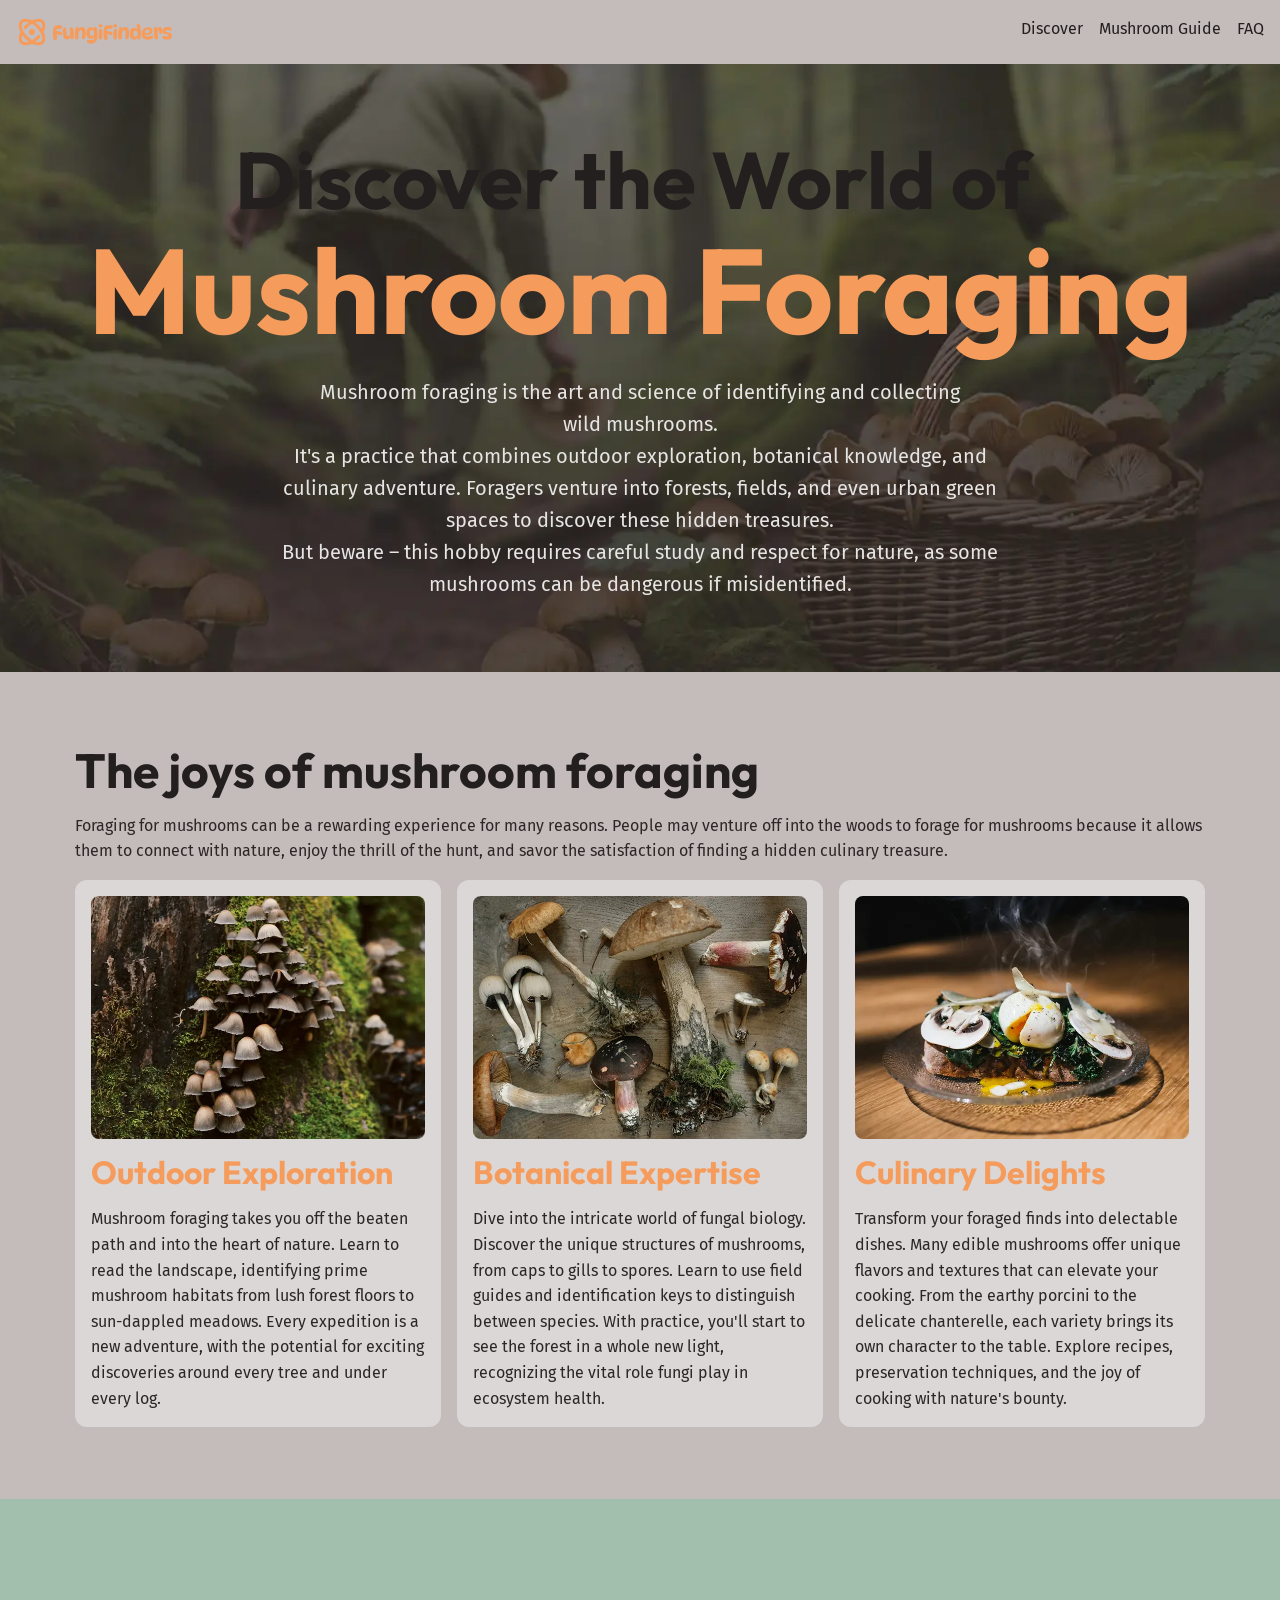
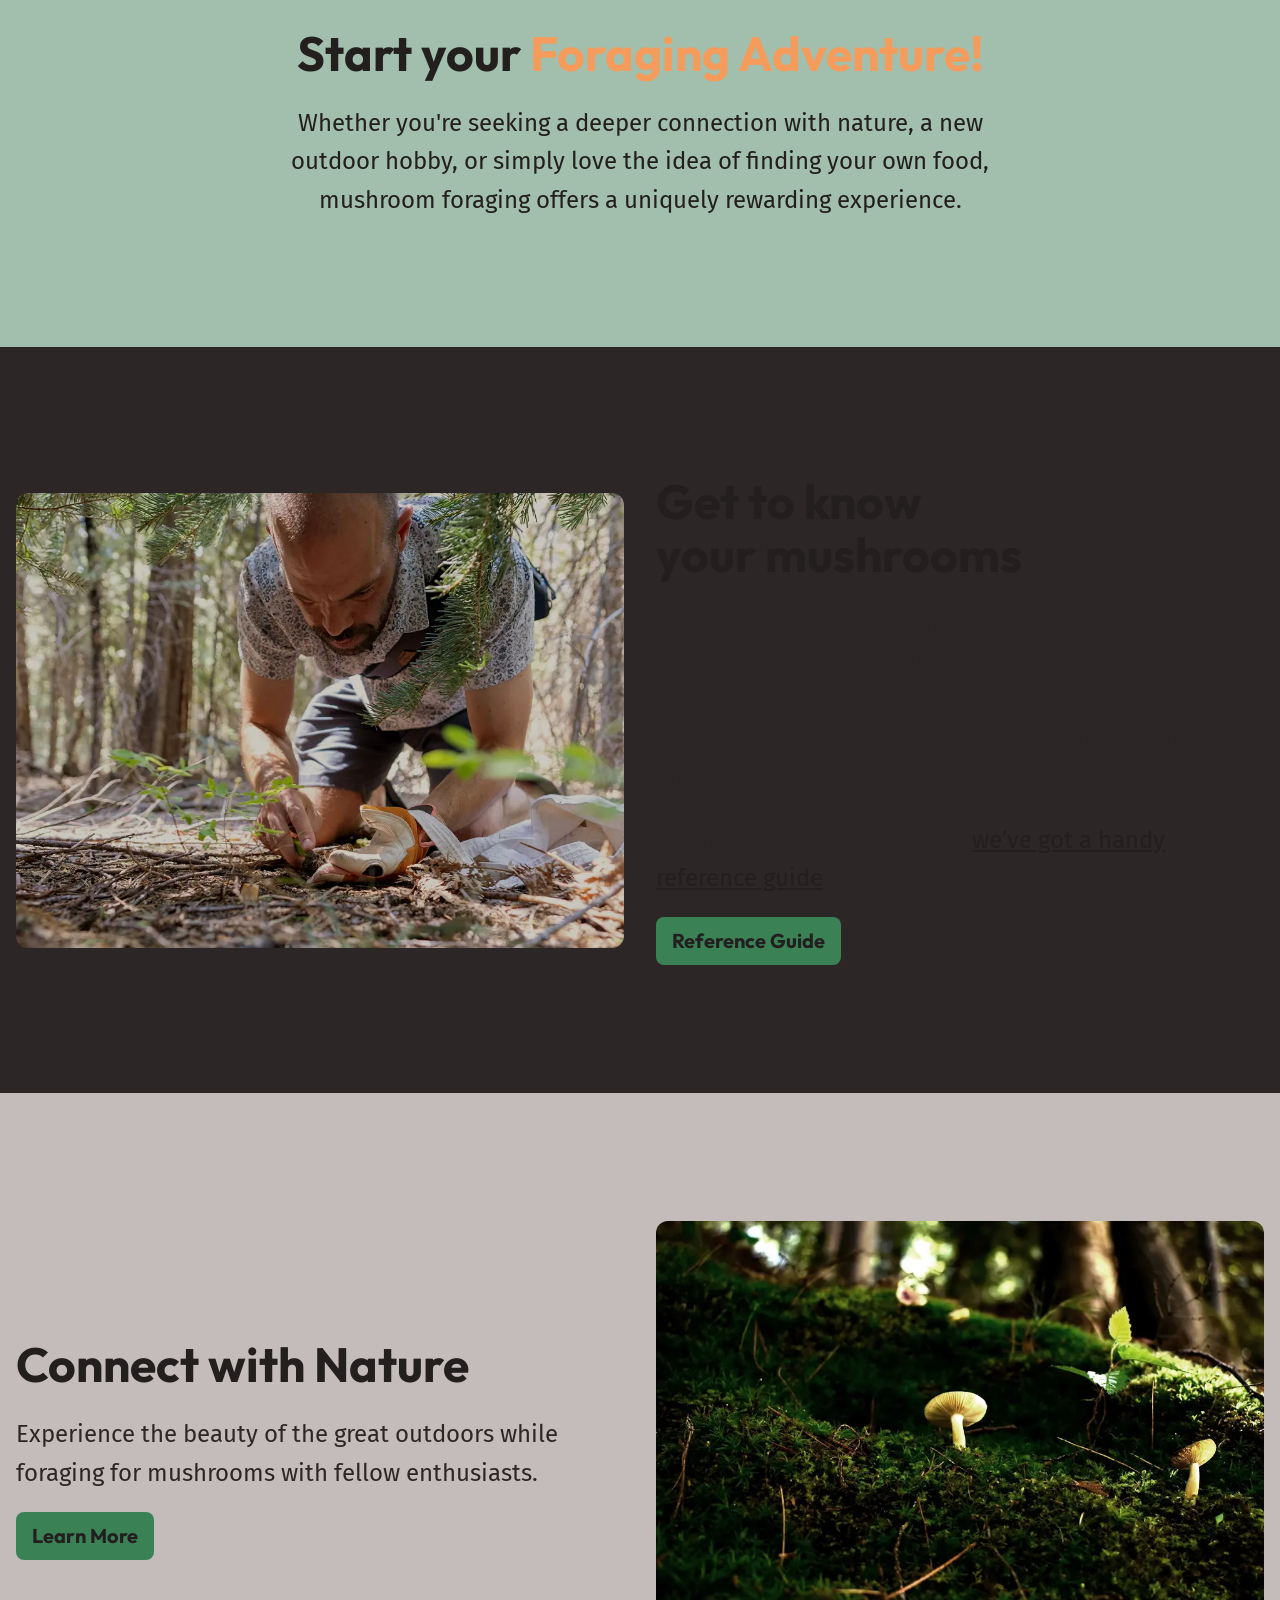
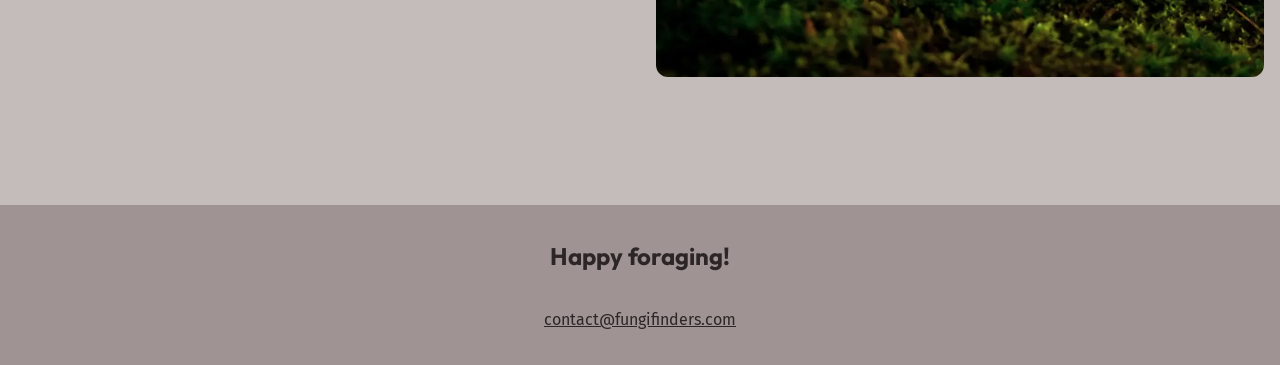
<file: index.html>
<!doctype html>
<html lang="en">
  <head>
    <meta charset="UTF-8" />
    <meta name="viewport" content="width=device-width, initial-scale=1" />
    <title>Fungi Finders</title>
    <link href="/css/style.css" rel="stylesheet" />
    <script src="/main.js" defer></script>
  </head>
  <body>
    <a class="skip-to-main" href="#main">Skip to main</a>
    <header class="site-header">
      <div class="wrapper" data-width="wide">
        <div class="site-header__layout">
          <img src="/assets/fungi-finders.svg" alt="Fungi Finders" />
          <button aria-controls="primary-nav" aria-expanded="false">
            <span class="sr-only">Menu</span>
            <img src="/assets/hamburger.svg" alt="Open menu" rounded="false" />
          </button>
          <nav id="primary-nav" class="primary-navigation">
            <ul role="list">
              <li><a href="/">Discover</a></li>
              <li><a href="/mushroom-guide.html">Mushroom Guide</a></li>
              <li><a href="/mushroom-guide.html#faq">FAQ</a></li>
            </ul>
          </nav>
        </div>
      </div>
    </header>
    <main id="main">
      <section class="hero flow section" data-padding="compact">
        <div class="wrapper">
          <h1 class="hero__title">
            Discover the World of <span>Mushroom Foraging</span>
          </h1>
        </div>
        <div class="wrapper" data-width="narrow">
          <p>
            Mushroom foraging is the art and science of identifying and
            collecting wild mushrooms.
          </p>
          <p>
            It's a practice that combines outdoor exploration, botanical
            knowledge, and culinary adventure. Foragers venture into forests,
            fields, and even urban green spaces to discover these hidden
            treasures.
          </p>
          <p>
            But beware – this hobby requires careful study and respect for
            nature, as some mushrooms can be dangerous if misidentified.
          </p>
        </div>
      </section>
      <section class="joys-of-foraging section" data-padding="compact">
        <div class="wrapper flow">
          <h2 class="section-title">The joys of mushroom foraging</h2>
          <p>
            Foraging for mushrooms can be a rewarding experience for many
            reasons. People may venture off into the woods to forage for
            mushrooms because it allows them to connect with nature, enjoy the
            thrill of the hunt, and savor the satisfaction of finding a hidden
            culinary treasure.
          </p>
          <div class="equal-columns">
            <!-- three columns -->
            <div class="card">
              <img
                src="/assets/outdoor-exploration.webp"
                alt="A cluster of small grey-brown ink cap mushrooms growing on a moss-covered tree trunk"
              />
              <h3 class="card__title">Outdoor Exploration</h3>
              <p>
                Mushroom foraging takes you off the beaten path and into the
                heart of nature. Learn to read the landscape, identifying prime
                mushroom habitats from lush forest floors to sun-dappled
                meadows. Every expedition is a new adventure, with the potential
                for exciting discoveries around every tree and under every log.
              </p>
            </div>
            <div class="card">
              <img
                src="/assets/botanical-expertise.webp"
                alt="A flat lay of various foraged mushroom species of different shapes, sizes, and colours arranged on a wooden surface"
              />
              <h3 class="card__title">Botanical Expertise</h3>
              <p>
                Dive into the intricate world of fungal biology. Discover the
                unique structures of mushrooms, from caps to gills to spores.
                Learn to use field guides and identification keys to distinguish
                between species. With practice, you'll start to see the forest
                in a whole new light, recognizing the vital role fungi play in
                ecosystem health.
              </p>
            </div>
            <div class="card">
              <img
                src="/assets/culinary-delight.webp"
                alt="A steaming gourmet dish of sliced mushrooms, sautéed greens, and a poached egg on toast, served on a glass plate"
              />
              <h3 class="card__title">Culinary Delights</h3>
              <p>
                Transform your foraged finds into delectable dishes. Many edible
                mushrooms offer unique flavors and textures that can elevate
                your cooking. From the earthy porcini to the delicate
                chanterelle, each variety brings its own character to the table.
                Explore recipes, preservation techniques, and the joy of cooking
                with nature's bounty.
              </p>
            </div>
          </div>
        </div>
      </section>
      <section class="section bg-accent-dark">
        <div class="wrapper" data-width="narrow">
          <div class="flow fs-lg text-high-contrast text-centered">
            <h2 class="section-title">
              Start your <span class="text-brand">Foraging Adventure!</span>
            </h2>
            <p>
              Whether you're seeking a deeper connection with nature, a new
              outdoor hobby, or simply love the idea of finding your own food,
              mushroom foraging offers a uniquely rewarding experience.
            </p>
          </div>
        </div>
      </section>
      <section class="section bg-extra-dark">
        <!-- two columns -->
        <div class="wrapper" data-width="wide">
          <div class="equal-columns" data-gap="large" data-alignment="centered">
            <div>
              <img
                src="/assets/get-to-know.webp"
                alt="A man kneeling on a forest floor, closely examining fungi in the soil beneath pine trees, with a foraging bag beside him"
              />
            </div>
            <div class="flow fs-lg">
              <h2 class="section-title">Get to know your mushrooms</h2>
              <p>
                Successful and safe mushroom foraging begins with a deep
                understanding of the species you'll encounter in the wild - not
                just what the edible ones look like, but their toxic
                look-alikes, seasonal patterns, and preferred habitats.
              </p>
              <p>
                It can feel like a big task, but
                <a href="#">we’ve got a handy reference guide</a> to help you
                out!
              </p>
              <a href="#" class="button">
                <span class="sr-only">
                  Learn more about wild mushrooms using our handy
                </span>
                Reference Guide
              </a>
            </div>
          </div>
        </div>
      </section>
      <section class="connect-with-nature section">
        <div class="wrapper" data-width="wide">
          <div class="equal-columns" data-gap="large" data-alignment="centered">
            <div class="flow fs-lg">
              <h2 class="section-title">Connect with Nature</h2>
              <p>
                Experience the beauty of the great outdoors while foraging for
                mushrooms with fellow enthusiasts.
              </p>
              <a href="#" class="button">
                Learn More
                <span class="sr-only">
                  about the different types of mushrooms using our handy
                  mushroom guide.</span
                >
              </a>
            </div>
            <div>
              <img
                src="/assets/nature.webp"
                alt="Two pale yellow mushrooms growing from a lush, dark moss-covered forest floor with tree trunks in the background"
              />
            </div>
          </div>
        </div>
      </section>
    </main>
    <footer class="site-footer">
      <p class="site-footer__title">Happy foraging!</p>
      <a href="mailto:contact@fungifinders.com">contact@fungifinders.com</a>
    </footer>
  </body>
</html>
</file>
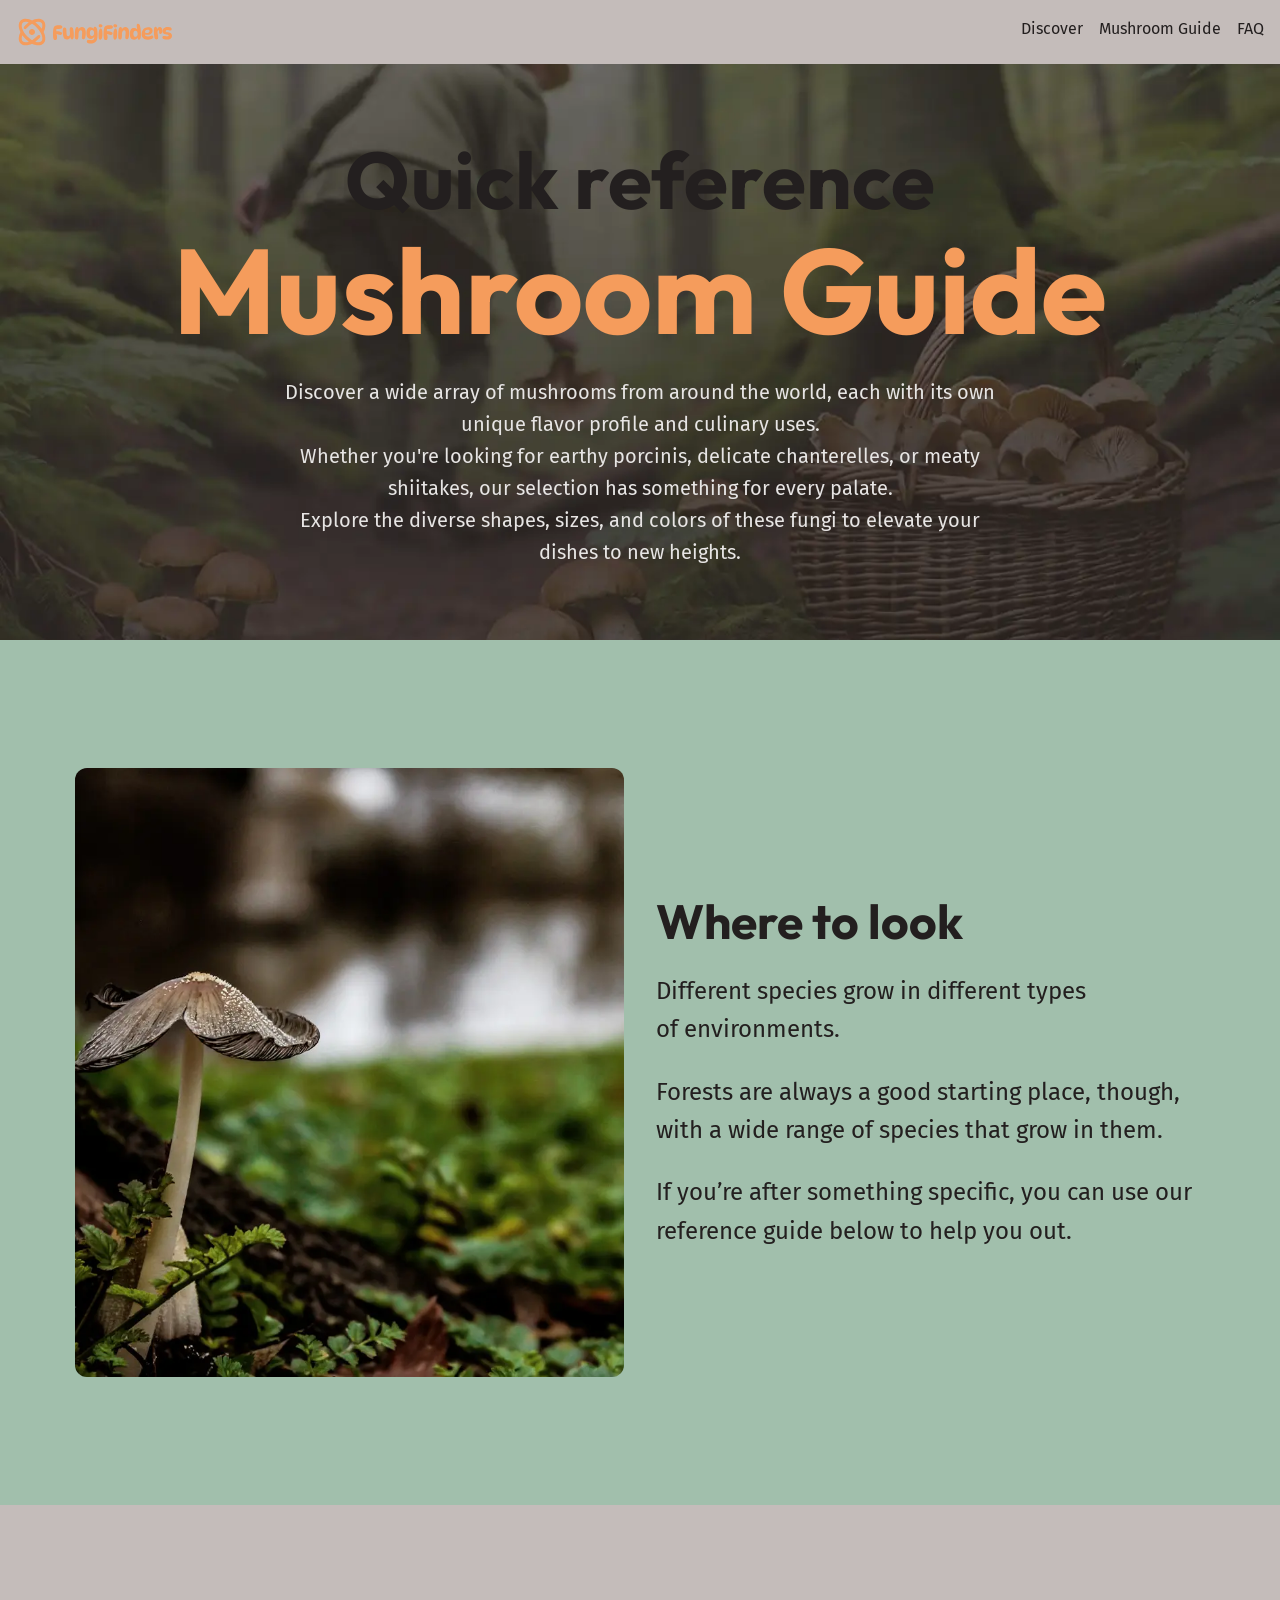
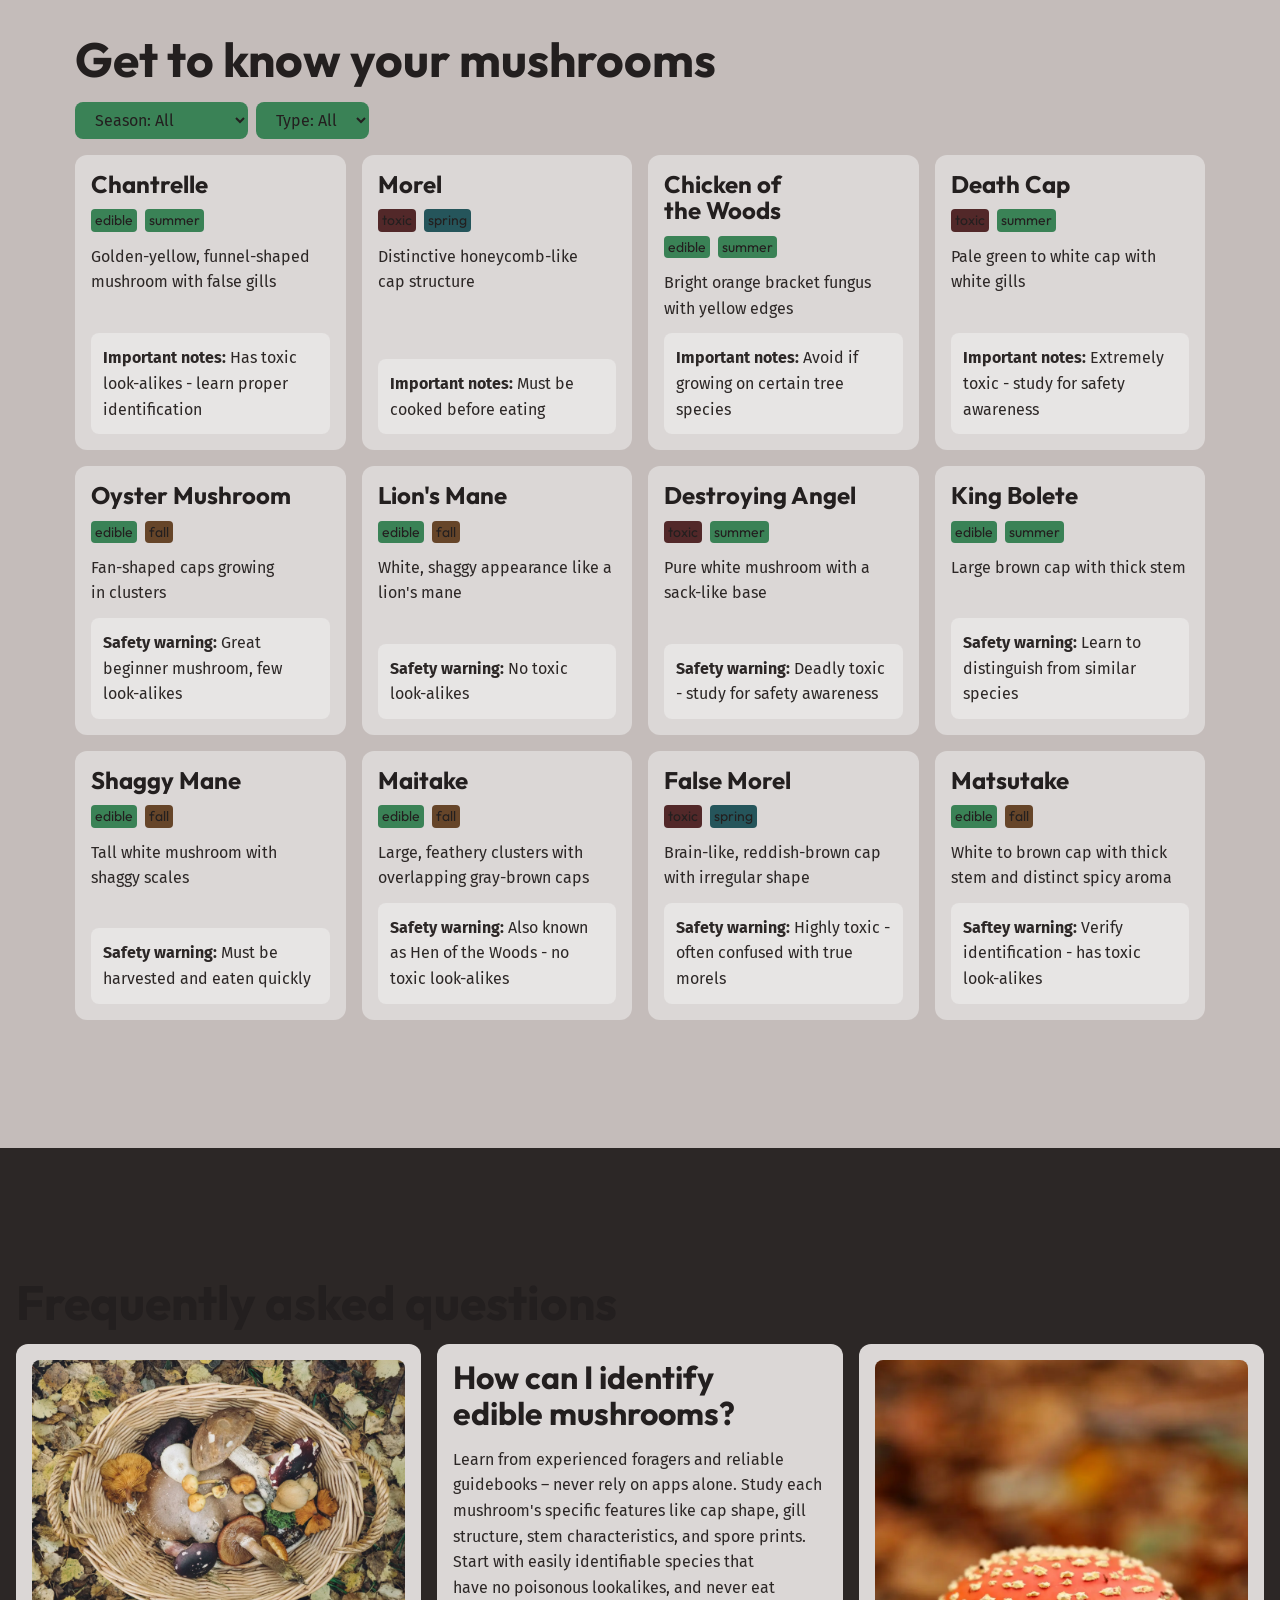
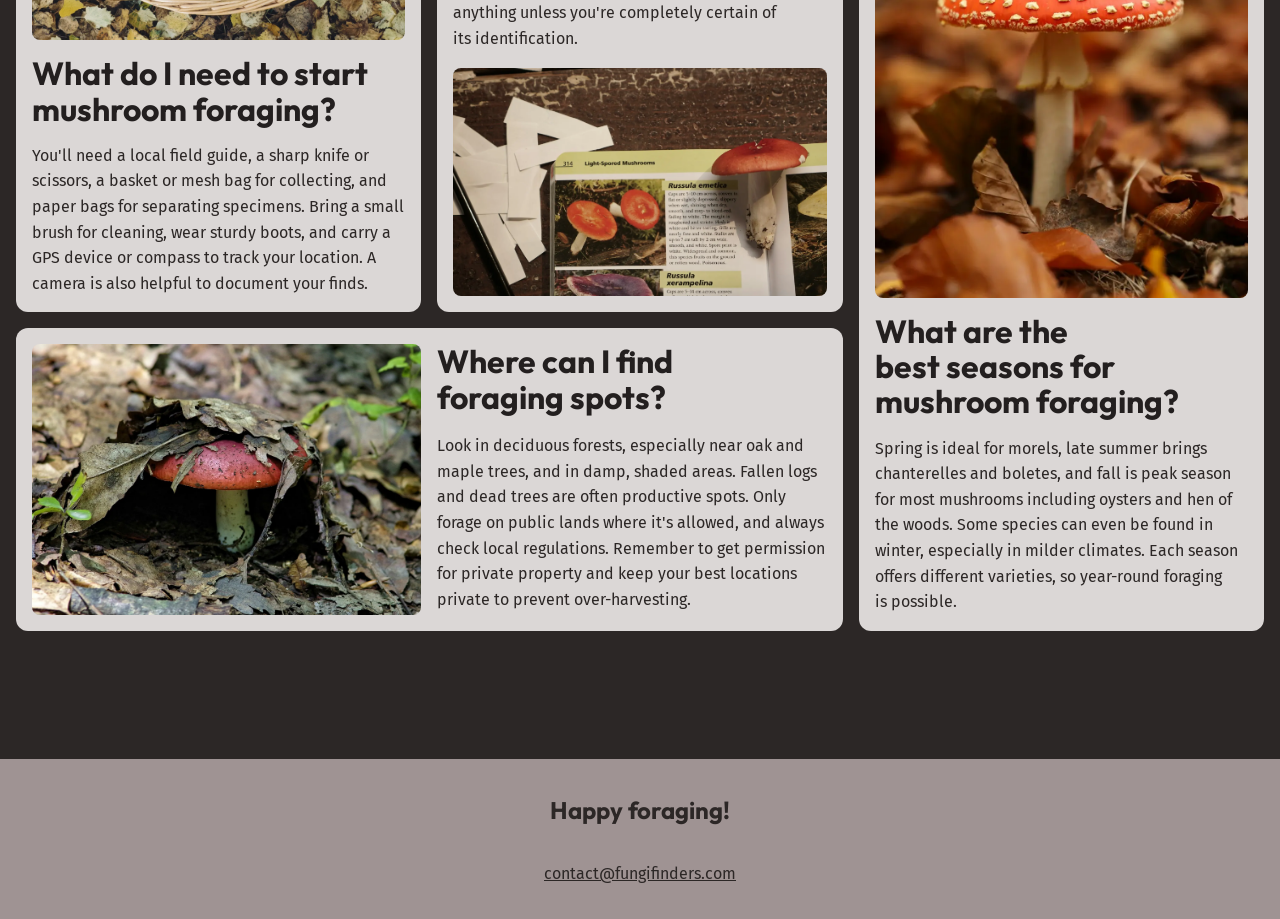
<file: mushroom-guide.html>
<!doctype html>
<html lang="en">
  <head>
    <meta charset="UTF-8" />
    <meta name="viewport" content="width=device-width, initial-scale=1" />
    <title>Fungi Finders</title>
    <link href="/css/style.css" rel="stylesheet" />
    <script src="/main.js" defer></script>
    <script src="/mushroom-filter.js" defer></script>
  </head>
  <body>
    <a class="skip-to-main" href="#main">Skip to main</a>
    <header class="site-header">
      <div class="wrapper" data-width="wide">
        <div class="site-header__layout">
          <a href="/">
            <img src="/assets/fungi-finders.svg" alt="Fungi Finders" />
          </a>
          <button aria-controls="primary-nav" aria-expanded="false">
            <span class="sr-only">Menu</span>
            <img src="/assets/hamburger.svg" alt="Open menu" rounded="false" />
          </button>
          <nav id="primary-nav" class="primary-navigation">
            <ul role="list">
              <li><a href="/">Discover</a></li>
              <li><a href="/mushroom-guide.html">Mushroom Guide</a></li>
              <li><a href="/mushroom-guide.html#faq">FAQ</a></li>
            </ul>
          </nav>
        </div>
      </div>
    </header>
    <main id="main">
      <section class="hero flow section" data-padding="compact">
        <div class="wrapper">
          <h1 class="hero__title">
            Quick reference <span>Mushroom Guide</span>
          </h1>
        </div>
        <div class="wrapper" data-width="narrow">
          <p>
            Discover a wide array of mushrooms from around the world, each with
            its own unique flavor profile and culinary uses.
          </p>
          <p>
            Whether you're looking for earthy porcinis, delicate chanterelles,
            or meaty shiitakes, our selection has something for every palate.
          </p>
          <p>
            Explore the diverse shapes, sizes, and colors of these fungi to
            elevate your dishes to new heights.
          </p>
        </div>
      </section>
    </main>
    <section class="section bg-accent-dark">
      <div class="wrapper">
        <div class="equal-columns" data-alignment="centered" data-gap="large">
          <div>
            <img
              src="/assets/where-to-look.webp"
              alt="A mushroom near a tree surrounded by low moss"
            />
          </div>
          <div class="flow fs-lg text-high-contrast">
            <h2 class="section-title">Where to look</h2>
            <p>Different species grow in different types of environments.</p>
            <p>
              Forests are always a good starting place, though, with a wide
              range of species that grow in them.
            </p>
            <p>
              If you’re after something specific, you can use our reference
              guide below to help you out.
            </p>
          </div>
        </div>
      </div>
    </section>

    <section class="mushroom-guide section">
      <div class="wrapper">
        <div class="flow">
          <h2 class="section-title">Get to know your mushrooms</h2>
          <div class="flex-group">
            <select id="season" name="season" hidden>
              <option value="all">Season: All</option>
              <option value="spring">Season: Spring</option>
              <option value="summer">Season: Summer</option>
              <option value="fall">Season: Fall</option>
            </select>
            <select id="edible" name="edible" hidden>
              <option value="all">Type: All</option>
              <option value="edible">Edible</option>
              <option value="toxic">Toxic</option>
            </select>
          </div>

          <!-- grid of mushrooms -->
          <div class="grid-auto-fit">
            <div class="card">
              <h3 class="card__title">Chantrelle</h3>
              <ul
                class="tag-list"
                role="list"
                aria-label="Mushroom Characteristics"
              >
                <li data-edible="edible">
                  <span class="sr-only">This mushroom is </span>
                  edible
                </li>
                <li data-season="summer">
                  <span class="sr-only">
                    Best season to harvest this mushroom is
                  </span>
                  summer
                </li>
              </ul>
              <p>Golden-yellow, funnel-shaped mushroom with false gills</p>
              <div class="card__note">
                <strong>Important notes: </strong>
                Has toxic look-alikes - learn proper identification
              </div>
            </div>

            <div class="card">
              <h3 class="card__title">Morel</h3>
              <ul
                class="tag-list"
                role="list"
                aria-label="Mushroom Characteristics"
              >
                <li data-edible="toxic">
                  <span class="sr-only">This mushroom is </span>
                  toxic
                </li>
                <li data-season="spring">
                  <span class="sr-only">
                    Best season to harvest this mushroom is
                  </span>
                  spring
                </li>
              </ul>
              <p>Distinctive honeycomb-like cap structure</p>
              <div class="card__note">
                <strong>Important notes: </strong>
                Must be cooked before eating
              </div>
            </div>

            <div class="card">
              <h3 class="card__title">Chicken of the Woods</h3>
              <ul
                class="tag-list"
                role="list"
                aria-label="Mushroom Characteristics"
              >
                <li data-edible="edible">
                  <span class="sr-only">This mushroom is </span>
                  edible
                </li>
                <li data-season="summer">
                  <span class="sr-only">
                    Best season to harvest this mushroom is
                  </span>
                  summer
                </li>
              </ul>
              <p>Bright orange bracket fungus with yellow edges</p>
              <div class="card__note">
                <strong>Important notes: </strong>
                Avoid if growing on certain tree species
              </div>
            </div>

            <div class="card">
              <h3 class="card__title">Death Cap</h3>
              <ul
                class="tag-list"
                role="list"
                aria-label="Mushroom Characteristics"
              >
                <li data-edible="toxic">
                  <span class="sr-only">This mushroom is </span>
                  toxic
                </li>
                <li data-season="summer">
                  <span class="sr-only">
                    Best season to harvest this mushroom is
                  </span>
                  summer
                </li>
              </ul>
              <p>Pale green to white cap with white gills</p>
              <div class="card__note">
                <strong>Important notes: </strong>
                Extremely toxic - study for safety awareness
              </div>
            </div>

            <div class="card">
              <h3 class="card__title">Oyster Mushroom</h3>
              <ul
                class="tag-list"
                role="list"
                aria-label="Mushroom Characteristics"
              >
                <li data-edible="edible">
                  <span class="sr-only">This mushroom is </span>
                  edible
                </li>
                <li data-season="fall">
                  <span class="sr-only">
                    Best season to harvest this mushroom is
                  </span>
                  fall
                </li>
              </ul>
              <p>Fan-shaped caps growing in clusters</p>
              <div class="card__note">
                <strong>Safety warning: </strong>
                Great beginner mushroom, few look-alikes
              </div>
            </div>

            <div class="card">
              <h3 class="card__title">Lion's Mane</h3>
              <ul
                class="tag-list"
                role="list"
                aria-label="Mushroom Characteristics"
              >
                <li data-edible="edible">
                  <span class="sr-only">This mushroom is </span>
                  edible
                </li>
                <li data-season="fall">
                  <span class="sr-only">
                    Best season to harvest this mushroom is
                  </span>
                  fall
                </li>
              </ul>
              <p>White, shaggy appearance like a lion's mane</p>
              <div class="card__note">
                <strong>Safety warning: </strong>
                No toxic look-alikes
              </div>
            </div>

            <div class="card">
              <h3 class="card__title">Destroying Angel</h3>
              <ul
                class="tag-list"
                role="list"
                aria-label="Mushroom Characteristics"
              >
                <li data-edible="toxic">
                  <span class="sr-only">This mushroom is </span>
                  toxic
                </li>
                <li data-season="summer">
                  <span class="sr-only">
                    Best season to harvest this mushroom is
                  </span>
                  summer
                </li>
              </ul>
              <p>Pure white mushroom with a sack-like base</p>
              <div class="card__note">
                <strong>Safety warning: </strong>
                Deadly toxic - study for safety awareness
              </div>
            </div>

            <div class="card">
              <h3 class="card__title">King Bolete</h3>
              <ul
                class="tag-list"
                role="list"
                aria-label="Mushroom Characteristics"
              >
                <li data-edible="edible">
                  <span class="sr-only">This mushroom is </span>
                  edible
                </li>
                <li data-season="summer">
                  <span class="sr-only">
                    Best season to harvest this mushroom is
                  </span>
                  summer
                </li>
              </ul>
              <p>Large brown cap with thick stem</p>
              <div class="card__note">
                <strong>Safety warning: </strong>
                Learn to distinguish from similar species
              </div>
            </div>

            <div class="card">
              <h3 class="card__title">Shaggy Mane</h3>
              <ul
                class="tag-list"
                role="list"
                aria-label="Mushroom Characteristics"
              >
                <li data-edible="edible">
                  <span class="sr-only">This mushroom is </span>
                  edible
                </li>
                <li data-season="fall">
                  <span class="sr-only">
                    Best season to harvest this mushroom is
                  </span>
                  fall
                </li>
              </ul>
              <p>Tall white mushroom with shaggy scales</p>
              <div class="card__note">
                <strong>Safety warning: </strong>
                Must be harvested and eaten quickly
              </div>
            </div>

            <div class="card">
              <h3 class="card__title">Maitake</h3>
              <ul
                class="tag-list"
                role="list"
                aria-label="Mushroom Characteristics"
              >
                <li data-edible="edible">
                  <span class="sr-only">This mushroom is </span>
                  edible
                </li>
                <li data-season="fall">
                  <span class="sr-only">
                    Best season to harvest this mushroom is
                  </span>
                  fall
                </li>
              </ul>
              <p>Large, feathery clusters with overlapping gray-brown caps</p>
              <div class="card__note">
                <strong>Safety warning: </strong>
                Also known as Hen of the Woods - no toxic look-alikes
              </div>
            </div>

            <div class="card">
              <h3 class="card__title">False Morel</h3>
              <ul
                class="tag-list"
                role="list"
                aria-label="Mushroom Characteristics"
              >
                <li data-edible="toxic">
                  <span class="sr-only">This mushroom is </span>
                  toxic
                </li>
                <li data-season="spring">
                  <span class="sr-only">
                    Best season to harvest this mushroom is
                  </span>
                  spring
                </li>
              </ul>
              <p>Brain-like, reddish-brown cap with irregular shape</p>
              <div class="card__note">
                <strong>Safety warning: </strong>
                Highly toxic - often confused with true morels
              </div>
            </div>

            <div class="card">
              <h3 class="card__title">Matsutake</h3>
              <ul
                class="tag-list"
                role="list"
                aria-label="Mushroom Characteristics"
              >
                <li data-edible="edible">
                  <span class="sr-only">This mushroom is </span>
                  edible
                </li>
                <li data-season="fall">
                  <span class="sr-only">
                    Best season to harvest this mushroom is
                  </span>
                  fall
                </li>
              </ul>
              <p>White to brown cap with thick stem and distinct spicy aroma</p>
              <div class="card__note">
                <strong>Saftey warning: </strong>
                Verify identification - has toxic look-alikes
              </div>
            </div>
            <div class="no-matches" hidden>No matches for these filters</div>
          </div>
        </div>
      </div>
    </section>

    <!-- faq -->
    <section class="section bg-extra-dark">
      <div id="faq" class="wrapper flow" data-width="wide">
        <h2 class="section-title">Frequently asked questions</h2>
        <div class="faq-bento">
          <div class="card">
            <img
              alt="A white basket full of various mushrooms on a background of fallen, yellow leaves"
              src="/assets/start-foraging.webp"
            />
            <h3 class="card__title">
              What do I need to start mushroom foraging?
            </h3>
            <p>
              You'll need a local field guide, a sharp knife or scissors, a
              basket or mesh bag for collecting, and paper bags for separating
              specimens. Bring a small brush for cleaning, wear sturdy boots,
              and carry a GPS device or compass to track your location. A camera
              is also helpful to document your finds.
            </p>
          </div>

          <div class="card">
            <img
              alt="A picture of a russula emetica mushroom next to a guidebook showing an image and description of this mushroom"
              src="/assets/identify-mushrooms.webp"
            />
            <h3 class="card__title">How can I identify edible mushrooms?</h3>
            <p>
              Learn from experienced foragers and reliable guidebooks – never
              rely on apps alone. Study each mushroom's specific features like
              cap shape, gill structure, stem characteristics, and spore prints.
              Start with easily identifiable species that have no poisonous
              lookalikes, and never eat anything unless you're completely
              certain of its identification.
            </p>
          </div>

          <div class="card">
            <img
              alt="A red capped mushroom hidden underneath a pile of brown, decaying leaves."
              src="/assets/where-to-find.webp"
            />
            <h3 class="card__title">Where can I find foraging spots?</h3>
            <p>
              Look in deciduous forests, especially near oak and maple trees,
              and in damp, shaded areas. Fallen logs and dead trees are often
              productive spots. Only forage on public lands where it's allowed,
              and always check local regulations. Remember to get permission for
              private property and keep your best locations private to prevent
              over-harvesting.
            </p>
          </div>

          <div class="card">
            <img
              alt="A red capped mushroom with interesting raised white bumps on its cap. It is surrounded by decaying brown leaves."
              src="/assets/best-seasons.webp"
            />
            <h3 class="card__title">
              What are the best seasons for mushroom foraging?
            </h3>
            <p>
              Spring is ideal for morels, late summer brings chanterelles and
              boletes, and fall is peak season for most mushrooms including
              oysters and hen of the woods. Some species can even be found in
              winter, especially in milder climates. Each season offers
              different varieties, so year-round foraging is possible.
            </p>
          </div>
        </div>
      </div>
    </section>
    <footer class="site-footer">
      <p class="site-footer__title">Happy foraging!</p>
      <a href="mailto:contact@fungifinders.com">contact@fungifinders.com</a>
    </footer>
  </body>
</html>
</file>
<file: css/style.css>
/* Outfit - variable font (covers all weights 100-900) */
@font-face {
    font-display: swap; /* Check https://developer.mozilla.org/en-US/docs/Web/CSS/@font-face/font-display for other options. */
    font-family: "Outfit";
    src: url("/assets/fonts/Outfit-VariableFont_wght.woff2")
        format("woff2-variations");
    font-weight: 100 900;
    font-style: normal;
}

/* Fira Sans - Regular */
@font-face {
    font-display: swap; /* Check https://developer.mozilla.org/en-US/docs/Web/CSS/@font-face/font-display for other options. */
    font-family: "Fira Sans";
    font-style: normal;
    font-weight: 400;
    src: url("/assets/fonts/fira-sans-v18-latin-regular.woff2") format("woff2"); /* Chrome 36+, Opera 23+, Firefox 39+, Safari 12+, iOS 10+ */
}

/* Fira Sans - Bold */
@font-face {
    font-display: swap; /* Check https://developer.mozilla.org/en-US/docs/Web/CSS/@font-face/font-display for other options. */
    font-family: "Fira Sans";
    font-style: normal;
    font-weight: 700;
    src: url("/assets/fonts/fira-sans-v18-latin-700.woff2") format("woff2"); /* Chrome 36+, Opera 23+, Firefox 39+, Safari 12+, iOS 10+ */
}

@layer reset, base, layout, components, utilities, animations;

@view-transition {
    navigation: auto;
}

::view-transition-group(root) {
    animation-duration: 1s;
}

@layer reset {
    *,
    *::before,
    *::after {
        box-sizing: border-box;
    }

    /* https://kilianvalkhof.com/2022/css-html/your-css-reset-needs-text-size-adjust-probably/ */
    html {
        -moz-text-size-adjust: none;
        -webkit-text-size-adjust: none;
        text-size-adjust: none;
    }

    body,
    h1,
    h2,
    h3,
    h4,
    p,
    figure,
    blockquote,
    dl,
    dd {
        margin: 0;
    }

    /* https://www.scottohara.me/blog/2019/01/12/lists-and-safari.html */
    [role="list"] {
        list-style: none;
        margin: 0;
        padding: 0;
    }

    body {
        min-block-size: 100vh;
        line-height: 1.6;
    }

    h1,
    h2,
    h3,
    button,
    input,
    label {
        line-height: 1.1;
    }

    h1,
    h2,
    h3,
    h4 {
        text-wrap: balance;
    }

    p,
    li {
        text-wrap: pretty;
    }

    img,
    picture {
        max-inline-size: 100%;
        display: block;
    }

    input,
    button,
    textarea,
    select {
        font: inherit;
    }
}

@layer base {
    :root {
        --clr-white: hsl(0, 0%, 100%);
        --clr-gray-100: hsl(0, 2%, 79%);
        --clr-brand-400: hsl(25, 88%, 75%);
        --clr-brand-500: hsl(25, 88%, 66%);
        --clr-green-300: hsl(143, 19%, 69%);
        --clr-green-400: hsl(143, 19%, 49%);
        --clr-green-500: hsl(143, 38%, 37%);
        --clr-green-600: hsl(145, 29%, 19%);

        --clr-brown-100: hsl(10, 5%, 90%);
        --clr-brown-200: hsl(9, 7%, 85%);
        --clr-brown-300: hsl(9, 8%, 75%);
        --clr-brown-400: hsl(0, 6%, 60%);

        --clr-brown-500: hsl(10, 5%, 25%);
        --clr-brown-600: hsl(9, 7%, 21%);
        --clr-brown-700: hsl(9, 8%, 16%);
        --clr-brown-800: hsl(0, 6%, 15%);
        --clr-brown-900: hsl(0, 6%, 13%);

        --clr-orange-500: hsl(28, 43%, 28%);
        --clr-red-500: hsl(359, 34%, 24%);
        --clr-teal-500: hsl(186, 42%, 25%);

        --ff-heading: "Outfit", sans-serif;
        --ff-body: "Fira Sans", sans-serif;

        --fs-300: 0.875rem;
        --fs-400: 1rem;
        --fs-500: 1.125rem;
        --fs-600: 1.25rem;
        --fs-700: 1.5rem;
        --fs-800: 2rem;
        --fs-900: 3.75rem;
        --fs-1000: 3.75rem;

        @media (width > 760px) {
            --fs-300: 0.875rem;
            --fs-400: 1rem;
            --fs-500: 1.25rem;
            --fs-600: 1.5rem;
            --fs-700: 2rem;
            --fs-800: 3rem;
            --fs-900: 5rem;
            --fs-1000: 7.5rem;
        }

        --text-regular: var(--clr-brown-800);
        --text-high-contrast: var(--clr-white);

        --text-main: var(--clr-gray-100);
        --text-high-contrast: var(--clr-white);
        --text-brand: var(--clr-brand-500);
        --text-brand-light: var(--clr-brand-400);

        --background-accent-light: var(--clr-green-400);
        --background-accent-main: var(--clr-green-500);
        --background-accent-dark: var(--clr-green-600);

        --background-extra-light: var(--clr-brown-500);
        --background-light: var(--clr-brown-600);
        --background-main: var(--clr-brown-700);
        --background-dark: var(--clr-brown-800);
        --background-extra-dark: var(--clr-brown-900);

        --font-size-heading-sm: var(--fs-700);
        --font-size-heading-regular: var(--fs-800);
        --font-size-heading-lg: var(--fs-900);
        --font-size-heading-xl: var(--fs-1000);

        --font-size-sm: var(--fs-300);
        --font-size-regular: var(--fs-400);
        --font-size-md: var(--fs-500);
        --font-size-lg: var(--fs-600);

        --border-radius-sm: 0.25rem;
        --border-radius-md: 0.5rem;
        --border-radius-lg: 0.75rem;

        --equal-columns-gap: 1rem;
        --equal-columns-vertical-alignment: stretch;

        @media (prefers-color-scheme: light) {
            --background-accent-dark: var(--clr-green-300);
            --background-extra-light: var(--clr-brown-100);
            --background-light: var(--clr-brown-200);
            --background-main: var(--clr-brown-300);
            --background-dark: var(--clr-brown-400);
            --background-extra-dark: var(--clr-brown-700);

            --text-regular: var(--clr-brown-800);
            --text-high-contrast: var(--clr-white);

            --text-main: var(--clr-brown-700);
            --text-high-contrast: var(--clr-brown-900);
            --text-brand: var(--clr-brand-500);
            --text-brand-light: var(--clr-brand-400);
        }
    }

    html {
        font-family: var(--ff-body);
        line-height: 1.6;
        scroll-padding: 3rem;
    }

    @media (prefers-reduced-motion: no-preference) {
        html {
            scroll-behavior: smooth;
        }
    }

    body {
        font-size: var(--font-size-regular);
        color: var(--text-main);
        background-color: var(--background-main);
    }

    h1,
    h2,
    h3,
    h4 {
        font-family: var(--ff-heading);
        color: var(--text-high-contrast);
    }

    h1 {
        font-size: var(--font-size-heading-lg);
    }

    a {
        color: var(--text-high-contrast);
    }

    a:hover,
    a:focus-visible {
        color: var(--text-brand-light);
    }

    img {
        border-radius: var(--border-radius-lg);
    }

    img[rounded="false"] {
        border-radius: 0;
    }
}

@layer layout {
    .flex-group {
        display: flex;
        flex-wrap: wrap;
        gap: 0.5rem;
    }

    .wrapper {
        /* Locally scoped custom properties like this work well for 
     * declaring which values are acceptable to tweak. */
        --wrapper-max-width: 1130px;
        --wrapper-padding: 1rem;

        max-width: var(--wrapper-max-width);
        margin-inline: auto;
        padding-inline: var(--wrapper-padding);
        /* Helps to match the width of the Figma file */
        box-sizing: content-box;

        &[data-width="narrow"] {
            --wrapper-max-width: 720px;
        }

        &[data-width="wide"] {
            --wrapper-max-width: 1330px;
        }
    }

    .section {
        --section-padding: 3.75rem;

        padding-block: var(--section-padding);

        @media (width > 760px) {
            --section-padding: 8rem;

            &[data-padding="compact"] {
                --section-padding: 4.5rem;
            }
        }
    }

    .equal-columns {
        display: grid;
        gap: var(--equal-columns-gap, 1rem);
        align-items: var(--equal-columns-vertical-alignment, stretch);

        @media (width > 760px) {
            grid-auto-flow: column;
            grid-auto-columns: 1fr;
        }

        &[data-gap="large"] {
            --equal-columns-gap: 2rem;
        }

        &[data-alignment="centered"] {
            --equal-columns-vertical-alignment: center;
        }

        &[data-alignment="start"] {
            --equal-columns-vertial-alignment: center;
        }
    }

    .flow > * + * {
        margin-top: var(--flow-spacer, 1em);
    }

    .grid-flow {
        display: grid;
        gap: var(--grid-flow-gap, 1rem);
        align-content: start;
    }

    .grid-auto-fit {
        --auto-fit-min-col-size: 250px;

        display: grid;
        gap: 1rem;
        grid-template-columns: repeat(
            auto-fit,
            minmax(min(var(--auto-fit-min-col-size), 100%), 1fr)
        );
    }
}

@layer components {
    .no-matches {
        font-size: var(--font-size-lg);
    }
    .skip-to-main:not(:focus) {
        clip: rect(0 0 0 0);
        clip-path: inset(50%);
        height: 1px;
        overflow: hidden;
        white-space: nowrap;
        width: 1px;

        padding: 1rem;
        border-radius: --border-radius-md;
        background-color: var(--background-extra-light);
    }

    .skip-to-main {
        position: absolute;
        padding: 1rem;
        border-radius: var(--border-radius-md);
        background-color: var(--background-accent-main);
    }

    .site-header {
        padding-block: 1rem;
    }

    .site-header__layout {
        display: flex;
        flex-wrap: wrap;
        gap: 0.5rem 1rem;
        justify-content: space-between;
    }

    .site-footer {
        background-color: var(--background-dark);
        text-align: center;
        padding-block: 2rem;
        display: grid;
        gap: 2rem;

        a {
            color: var(--text-main);

            &:hover,
            &:focus-visible {
                color: var(--text-brand-light);
            }
        }
    }

    .site-footer__title {
        font-size: var(--font-size-lg);
        font-family: var(--ff-heading);
        font-weight: 700;
    }

    [aria-controls="primary-nav"] {
        z-index: 100;
        background: transparent;
        border: 0;
        cursor: pointer;
        display: none;
    }

    .primary-navigation {
        ul {
            display: flex;
            flex-wrap: wrap;
            gap: 0.5rem 1rem;
        }

        a {
            text-decoration: none;
        }

        @media (width < 760px) {
            display: none;
            opacity: 0;
            transition:
                opacity 0.5s,
                display 0.5s,
                translate 0.5s;
            translate: 100% 0;
            transition-behavior: allow-discrete;

            background-color: var(--background-accent-main);
            padding: 2rem;
            position: absolute;
            z-index: 10;
            top: 0;
            right: 0;
            font-size: var(--font-size-lg);
            font-weight: 700;
            font-family: var(--ff-heading);
            border-bottom-left-radius: var(--border-radius-lg);

            ul {
                gap: 0;
                flex-direction: column;
            }

            li {
                --delay: 0.2s;
                --duration: 0.5s;

                translate: 50%;
                transition:
                    translate var(--duration) var(--delay),
                    opacity var(--duration) var(--delay);
            }

            li:nth-child(2) {
                --delay: 0.3s;
            }

            li:nth-child(3) {
                --delay: 0.4s;
            }

            li + li {
                margin-block-start: 1rem;
                padding-block-start: 1rem;
                border-top: 2px solid var(--background-accent-light);
            }
        }
    }

    @media (width < 760px) {
        [aria-controls="primary-nav"] {
            display: block;
        }

        [aria-expanded="true"] ~ .primary-navigation {
            display: block;
            opacity: 1;
            translate: 0 0;

            @starting-style {
                opacity: 0;
                translate: 0 -100%;
            }

            li {
                translate: 0 0;
                opacity: 1;

                @starting-style {
                    opacity: 0;
                    translate: 50% 0;
                }
            }
        }
    }

    .hero {
        text-align: center;
        font-size: var(--font-size-md);
        color: var(--clr-brown-100);

        background-image: url(/assets/hero.webp);
        background-size: cover;
        background-position: center;

        animation: fade-out both;
        animation-timeline: view();
        animation-range-start: exit;
    }

    .hero__title {
        font-size: var(--font-size-heading-lg);

        span {
            font-size: var(--font-size-heading-xl);
            color: var(--text-brand);
            display: block;
        }
    }

    .mushroom-guide {
        --card-title-font-size: var(--font-size-lg);
        --card-title-color: var(--text-high-contrast);
        --card-gap: 0.75rem;
    }

    .faq-bento {
        --card-title-color: var(--text-high-contrast);

        display: grid;
        gap: 1rem;
        grid-template-areas:
            "card-one"
            "card-two"
            "card-three"
            "card-four";

        @media (width > 600px) {
            grid-template-areas:
                "card-one card-two"
                "card-three card-four";

            .card:is(:nth-child(2), :nth-child(3)) > img {
                order: 3;
            }
        }

        @media (width > 900px) {
            grid-template-columns: repeat(3, 1fr);
            grid-template-areas:
                "card-one card-two card-four"
                "card-three card-three card-four";
        }

        .card > img {
            height: 100%;
            object-fit: cover;
        }

        .card:nth-child(1) {
            grid-area: card-one;
        }

        .card:nth-child(2) {
            grid-area: card-two;
        }

        .card:nth-child(3) {
            grid-area: card-three;

            @media (width > 900px) {
                display: grid;
                gap: 1rem;
                grid-template-columns: 1fr 1fr;

                img {
                    grid-column: 1/2;
                    grid-row: 1/3;
                }
            }
        }

        .card:nth-child(4) {
            grid-area: card-four;
        }
    }

    .card {
        display: flex;
        flex-direction: column;
        gap: var(--card-gap, 1rem);

        padding: 1rem;
        background-color: var(--background-light);
        border-radius: var(--border-radius-lg);

        img {
            border-radius: var(--border-radius-md);
        }
    }

    .card__title {
        font-size: var(--card-title-font-size, var(--font-size-heading-sm));
        color: var(--card-title-color, var(--text-brand));
    }

    .card__note {
        margin-block-start: auto;
        background-color: var(--background-extra-light);
        padding: 0.75rem;
        border-radius: var(--border-radius-md);
    }

    .tag-list {
        display: flex;
        gap: 0.5rem;
        flex-wrap: wrap;

        li {
            font-family: var(--ff-heading);
            color: var(--text-high-contrast);
            font-size: var(--font-size-sm);
            padding: 0rem 0.25rem;
            background-color: var(--tag-bg, red);
            border-radius: var(--border-radius-sm);
        }

        [data-edible="edible"] {
            --tag-bg: var(--background-accent-main);
        }

        [data-edible="toxic"] {
            --tag-bg: var(--clr-red-500);
        }

        [data-season="spring"] {
            --tag-bg: var(--clr-teal-500);
        }

        [data-season="summer"] {
            --tag-bg: var(--background-accent-main);
        }

        [data-season="fall"] {
            --tag-bg: var(--clr-orange-500);
        }
    }

    .button {
        display: inline-flex;
        padding: 0.5rem 1rem;
        background-color: var(--background-accent-main);
        font-family: var(--ff-heading);
        font-weight: 700;
        font-size: var(--font-size-md);
        text-decoration: none;
        cursor: pointer;
        border-radius: var(--border-radius-md);

        &:hover,
        &:focus-visible {
            color: var(--text-high-contrast);
            background-color: var(--background-accent-light);
        }
    }

    select {
        padding: 0.5rem 1rem;
        background-color: var(--background-accent-main);
        border: 0;
        border-radius: var(--border-radius-md);
        color: var(--text-high-contrast);
    }
}

@layer utilities {
    .resizing *,
    .resizing *::before,
    .resizing *::after {
        transition: none;
        animation: none;
    }

    [hidden] {
        display: none;
    }

    .sr-only {
        clip: rect(0 0 0 0);
        clip-path: inset(50%);
        height: 1px;
        overflow: hidden;
        position: absolute;
        white-space: nowrap;
        width: 1px;
    }

    /* Text display */
    .text-centered {
        text-align: center;
    }

    /* Section styles */
    .section-title {
        font-size: var(--font-size-heading-regular);
    }

    /* Text color */
    .text-main {
        color: var(--text-main);
    }
    .text-high-contrast {
        color: var(--text-high-contrast);
    }
    .text-brand {
        color: var(--text-brand);
    }
    .text-brand-light {
        color: var(--text-brand-light);
    }

    /* Background color */
    .bg-accent-light {
        background-color: var(--background-accent-light);
    }
    .bg-accent-main {
        background-color: var(--background-accent-main);
    }
    .bg-accent-dark {
        background-color: var(--background-accent-dark);
    }
    .bg-extra-light {
        background-color: var(--background-extra-light);
    }
    .bg-light {
        background-color: var(--background-light);
    }
    .bg-main {
        background-color: var(--background-main);
    }
    .bg-dark {
        background-color: var(--background-dark);
    }
    .bg-extra-dark {
        background-color: var(--background-extra-dark);
    }

    /* Font family */
    .ff-heading {
        font-family: var(--ff-heading);
    }
    .ff-body {
        font-family: var(--ff-body);
    }

    /* Font size — body scale */
    .fs-sm {
        font-size: var(--font-size-sm);
    }
    .fs-regular {
        font-size: var(--font-size-regular);
    }
    .fs-md {
        font-size: var(--font-size-md);
    }
    .fs-lg {
        font-size: var(--font-size-lg);
    }

    /* Font size — heading scale */
    .fs-heading-sm {
        font-size: var(--font-size-heading-sm);
    }
    .fs-heading-regular {
        font-size: var(--font-size-heading-regular);
    }
    .fs-heading-lg {
        font-size: var(--font-size-heading-lg);
    }
    .fs-heading-xl {
        font-size: var(--font-size-heading-xl);
    }

    /* Border radius */
    .rounded-sm {
        border-radius: var(--border-radius-sm);
    }
    .rounded-md {
        border-radius: var(--border-radius-md);
    }
    .rounded-lg {
        border-radius: var(--border-radius-lg);
    }
}
</file>
